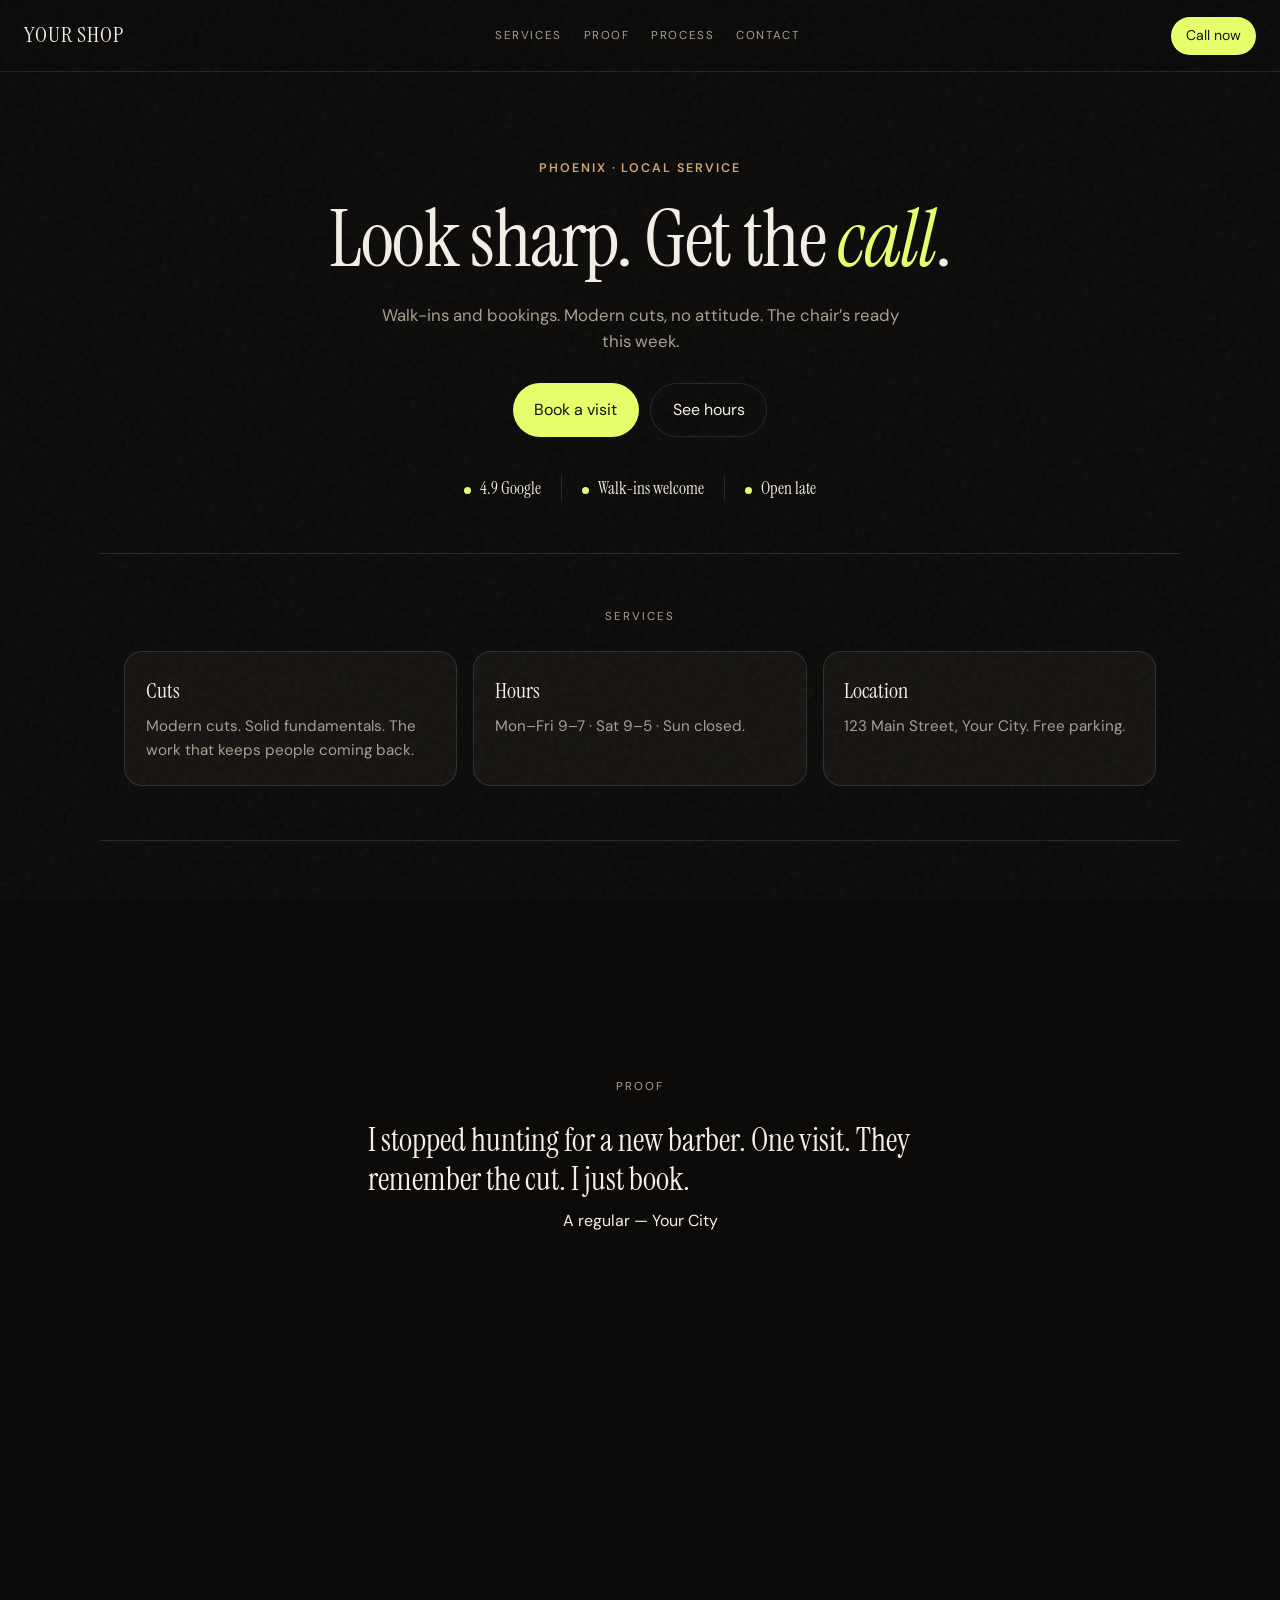
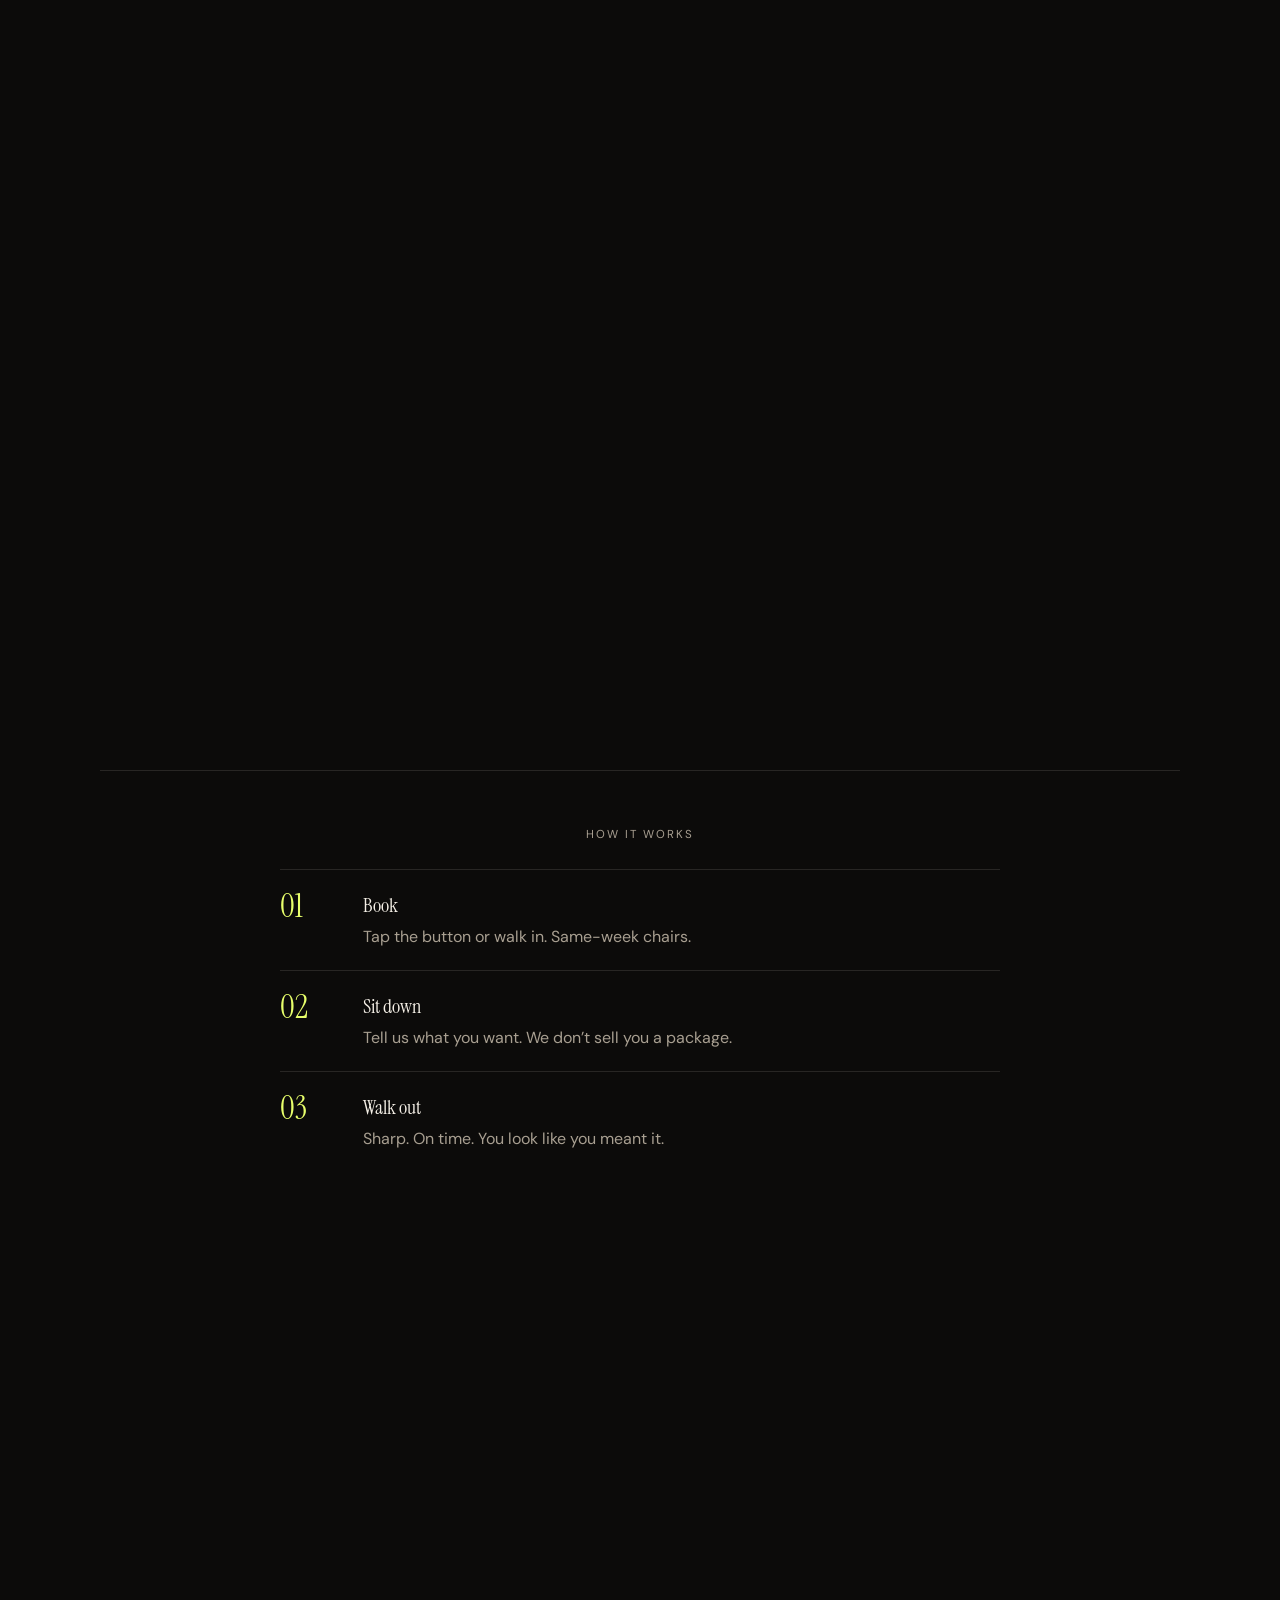
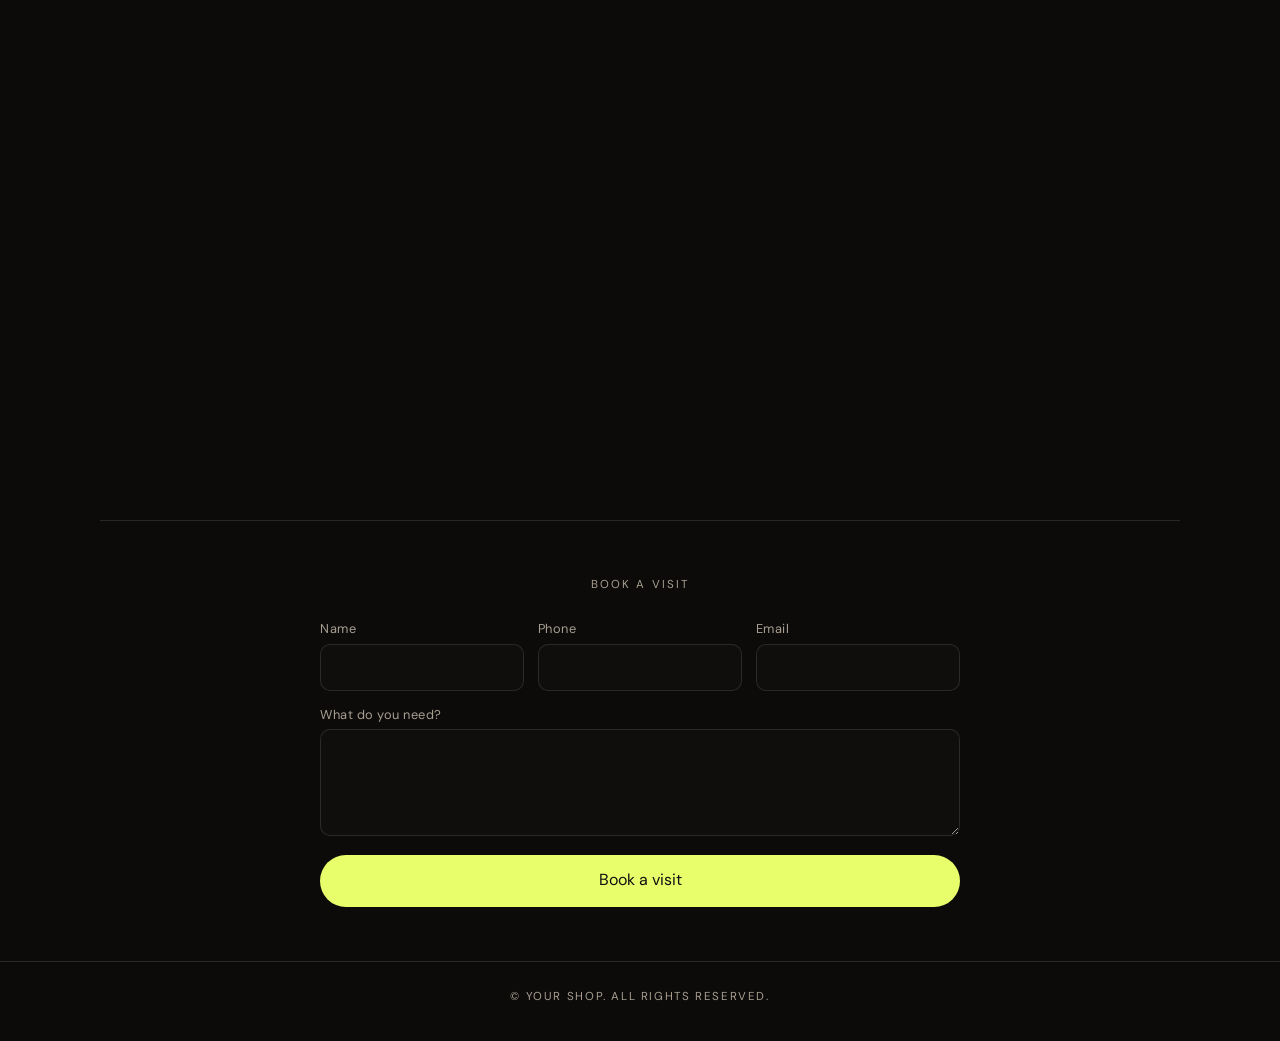
<file: index.html>
<!DOCTYPE html>
<html lang="en">
<head>
  <meta charset="UTF-8" />
  <meta name="viewport" content="width=device-width, initial-scale=1" />
  <title>YOUR SHOP</title>
  <link rel="preconnect" href="https://fonts.googleapis.com" />
  <link rel="preconnect" href="https://fonts.gstatic.com" crossorigin />
  <link href="https://fonts.googleapis.com/css2?family=Instrument+Serif:ital@0;1&family=DM+Sans:opsz,wght@9..40,400;9..40,600;9..40,700&display=swap" rel="stylesheet" />
  <link rel="stylesheet" href="styles.css" />
</head>
<body>
  <div class="noise" aria-hidden="true"></div>
  <header class="nav">
    <a class="logo" href="#top" data-name>YOUR SHOP</a>
    <nav class="nav-links">
      <a href="#services">Services</a>
      <a href="#proof">Proof</a>
      <a href="#process">Process</a>
      <a href="#contact">Contact</a>
    </nav>
    <a class="btn btn-sm" href="#contact" data-nav-cta>Call now</a>
  </header>
  <main id="top">
    <section class="hero">
      <p class="eyebrow" data-eyebrow></p>
      <h1 data-hero></h1>
      <p class="lede" data-lede></p>
      <div class="hero-cta">
        <a class="btn" href="#contact" data-cta data-cta-href>Book a visit</a>
        <a class="btn btn-ghost" href="#services" data-secondary data-secondary-href>See hours</a>
      </div>
      <div class="chips" data-chips></div>
    </section>
    <section class="section" id="services">
      <p class="kicker">Services</p>
      <div class="grid" data-cards></div>
    </section>
    <section class="section proof" id="proof">
      <p class="kicker">Proof</p>
      <p data-proof></p>
      <p class="muted" data-proof-by></p>
    </section>
    <section class="section" id="process">
      <p class="kicker">How it works</p>
      <ol class="steps" data-steps></ol>
    </section>
    <section class="section contact" id="contact">
      <p class="kicker">Book a visit</p>
      <form onsubmit="event.preventDefault(); this.querySelector('[type=submit]').textContent='Got it';">
        <div class="row3">
          <label>Name <input required name="name" /></label>
          <label>Phone <input required name="phone" /></label>
          <label>Email <input type="email" name="email" /></label>
        </div>
        <label>What do you need? <textarea required rows="4" name="msg"></textarea></label>
        <button class="btn" type="submit" data-cta>Book a visit</button>
      </form>
    </section>
  </main>
  <footer>© <span data-name>YOUR SHOP</span>. All rights reserved.</footer>
  <script src="config.js"></script>
  <script src="apply.js"></script>
</body>
</html>
</file>
<file: styles.css>
:root {
  --bg: #0c0b0a;
  --elev: #161412;
  --ink: #f4efe6;
  --muted: #a89f91;
  --line: rgba(244, 239, 230, 0.12);
  --accent: #e8ff6b;
  --accent-ink: #12110f;
  --warm: #d4a574;
  --font: "DM Sans", system-ui, sans-serif;
  --display: "Instrument Serif", Georgia, serif;
}
* { box-sizing: border-box; margin: 0; padding: 0; }
html { scroll-behavior: smooth; }
body { font-family: var(--font); background: var(--bg); color: var(--ink); line-height: 1.55; min-height: 100vh; }
a { color: inherit; text-decoration: none; }
.noise { pointer-events: none; position: fixed; inset: 0; opacity: .04; z-index: 50;
  background-image: url("data:image/svg+xml,%3Csvg viewBox='0 0 200 200' xmlns='http://www.w3.org/2000/svg'%3E%3Cfilter id='n'%3E%3CfeTurbulence type='fractalNoise' baseFrequency='0.85' numOctaves='4' stitchTiles='stitch'/%3E%3C/filter%3E%3Crect width='100%25' height='100%25' filter='url(%23n)'/%3E%3C/svg%3E"); }
.nav { position: sticky; top: 0; z-index: 40; display: flex; justify-content: space-between; align-items: center; gap: 1rem; padding: 1.05rem 1.5rem; background: rgba(12,11,10,.72); backdrop-filter: blur(14px); border-bottom: 1px solid var(--line); }
.logo { font-family: var(--display); font-size: 1.35rem; letter-spacing: .04em; text-transform: uppercase; }
.nav-links { display: flex; gap: 1.35rem; color: var(--muted); font-size: .72rem; letter-spacing: .14em; text-transform: uppercase; }
.nav-links a:hover { color: var(--ink); }
.btn { display: inline-flex; align-items: center; justify-content: center; background: var(--accent); color: var(--accent-ink); font-weight: 600; border: 0; border-radius: 999px; padding: .85rem 1.35rem; cursor: pointer; font: inherit; transition: transform .15s ease, filter .15s ease; }
.btn:hover { transform: translateY(-1px); filter: brightness(1.05); }
.btn-sm { padding: .5rem .95rem; font-size: .88rem; }
.btn-ghost { background: transparent; color: var(--ink); border: 1px solid var(--line); }
.hero { max-width: 920px; margin: 0 auto; padding: 5.4rem 1.5rem 3.2rem; text-align: center; }
.eyebrow { color: var(--warm); font-size: .78rem; font-weight: 600; letter-spacing: .16em; text-transform: uppercase; margin-bottom: 1.15rem; }
.hero h1 { font-family: var(--display); font-weight: 400; font-size: clamp(2.8rem, 8vw, 5rem); line-height: 1.05; letter-spacing: -.02em; }
.hero h1 em { font-style: italic; color: var(--accent); }
.lede { max-width: 34rem; margin: 1.35rem auto 1.8rem; color: var(--muted); font-size: 1.05rem; }
.hero-cta { display: flex; gap: .7rem; justify-content: center; flex-wrap: wrap; }
.chips { display: flex; flex-wrap: wrap; justify-content: center; gap: 0; margin-top: 2.4rem; color: var(--ink); font-family: var(--display); font-size: 1.05rem; }
.chips span { padding: 0 1.25rem; position: relative; }
.chips span + span { border-left: 1px solid var(--line); }
.chips span::before { content: ""; display: inline-block; width: 7px; height: 7px; border-radius: 50%; background: var(--accent); margin-right: .55rem; vertical-align: middle; }
.section { max-width: 1080px; margin: 0 auto; padding: 3.4rem 1.5rem; border-top: 1px solid var(--line); }
.kicker { text-align: center; color: var(--muted); font-size: .72rem; letter-spacing: .18em; text-transform: uppercase; margin-bottom: 1.6rem; }
.grid { display: grid; grid-template-columns: repeat(3, 1fr); gap: 1rem; }
.card { background: var(--elev); border: 1px solid var(--line); border-radius: 18px; padding: 1.4rem 1.3rem; }
.card h3 { font-family: var(--display); font-size: 1.35rem; font-weight: 400; margin-bottom: .45rem; }
.card p { color: var(--muted); font-size: .95rem; }
.steps { list-style: none; display: grid; gap: 0; max-width: 720px; margin: 0 auto; }
.steps li { display: grid; grid-template-columns: 4.2rem 1fr; gap: 1rem; align-items: start; padding: 1.25rem 0; border-top: 1px solid var(--line); }
.steps .n { font-family: var(--display); font-size: 2rem; color: var(--accent); line-height: 1; }
.steps h3 { font-family: var(--display); font-weight: 400; font-size: 1.25rem; margin-bottom: .25rem; }
.steps p { color: var(--muted); }
.contact { text-align: center; }
form { max-width: 640px; margin: 0 auto; text-align: left; display: grid; gap: .85rem; }
.row3 { display: grid; grid-template-columns: 1fr 1fr 1fr; gap: .85rem; }
label { display: grid; gap: .3rem; font-size: .8rem; color: var(--muted); letter-spacing: .04em; }
input, textarea { background: #0f0e0c; border: 1px solid var(--line); color: var(--ink); border-radius: 10px; padding: .8rem .9rem; font: inherit; }
.contact .btn { width: 100%; margin-top: .3rem; }
footer { text-align: center; padding: 1.6rem 1.5rem 2.2rem; color: var(--muted); font-size: .72rem; letter-spacing: .14em; text-transform: uppercase; border-top: 1px solid var(--line); }
@media (max-width: 800px) {
  .nav-links { display: none; }
  .grid, .row3 { grid-template-columns: 1fr; }
  .hero { padding-top: 3.2rem; text-align: left; }
  .lede, .hero-cta { justify-content: flex-start; margin-left: 0; }
  .chips { flex-direction: column; gap: .7rem; align-items: flex-start; }
  .chips span { padding: 0; border: 0 !important; }
  .hero-cta { justify-content: flex-start; }
}
.proof p[data-proof] { font-family: var(--display); font-size: clamp(1.5rem, 3vw, 2rem); line-height: 1.2; max-width: 34rem; margin: 0 auto 0.7rem; }
.proof [data-proof-by] { text-align: center; }
.progress { position: fixed; top: 0; left: 0; height: 2px; width: 100%; background: var(--accent); transform: scaleX(0); transform-origin: 0 50%; z-index: 80; pointer-events: none; }
#proof { min-height: 70vh; display: flex; flex-direction: column; justify-content: center; }
.proof-pin { height: 170vh; }
.process-pin { height: 150vh; }
#proof, #process { position: sticky; top: 16vh; }
@keyframes rise {
  from { opacity: 0; transform: translateY(22px); }
  to { opacity: 1; transform: none; }
}
@keyframes growx {
  from { transform: scaleX(0); }
  to { transform: scaleX(1); }
}
.hero > * { animation: rise 0.5s cubic-bezier(.2,.7,.2,1) both; }
.hero > *:nth-child(1) { animation-delay: .02s; }
.hero > *:nth-child(2) { animation-delay: .08s; }
.hero > *:nth-child(3) { animation-delay: .14s; }
.hero > *:nth-child(4) { animation-delay: .2s; }
.hero > *:nth-child(5) { animation-delay: .26s; }
.card, .steps li, #contact form, #proof [data-proof] {
  animation: rise 0.5s cubic-bezier(.2,.7,.2,1) both;
  animation-timeline: view();
  animation-range: entry 0% entry 35%;
}
.progress { animation: growx 1s linear; animation-timeline: scroll(); }
@media (max-width: 800px) {
  .proof-pin, .process-pin { height: auto; }
  #proof, #process { position: static; top: auto; min-height: 0; }
}
@media (prefers-reduced-motion: reduce) {
  .hero > *, .card, .steps li, #contact form, #proof [data-proof], .progress { animation: none; }
  .proof-pin, .process-pin { height: auto; }
  #proof, #process { position: static; }
}
</file>
